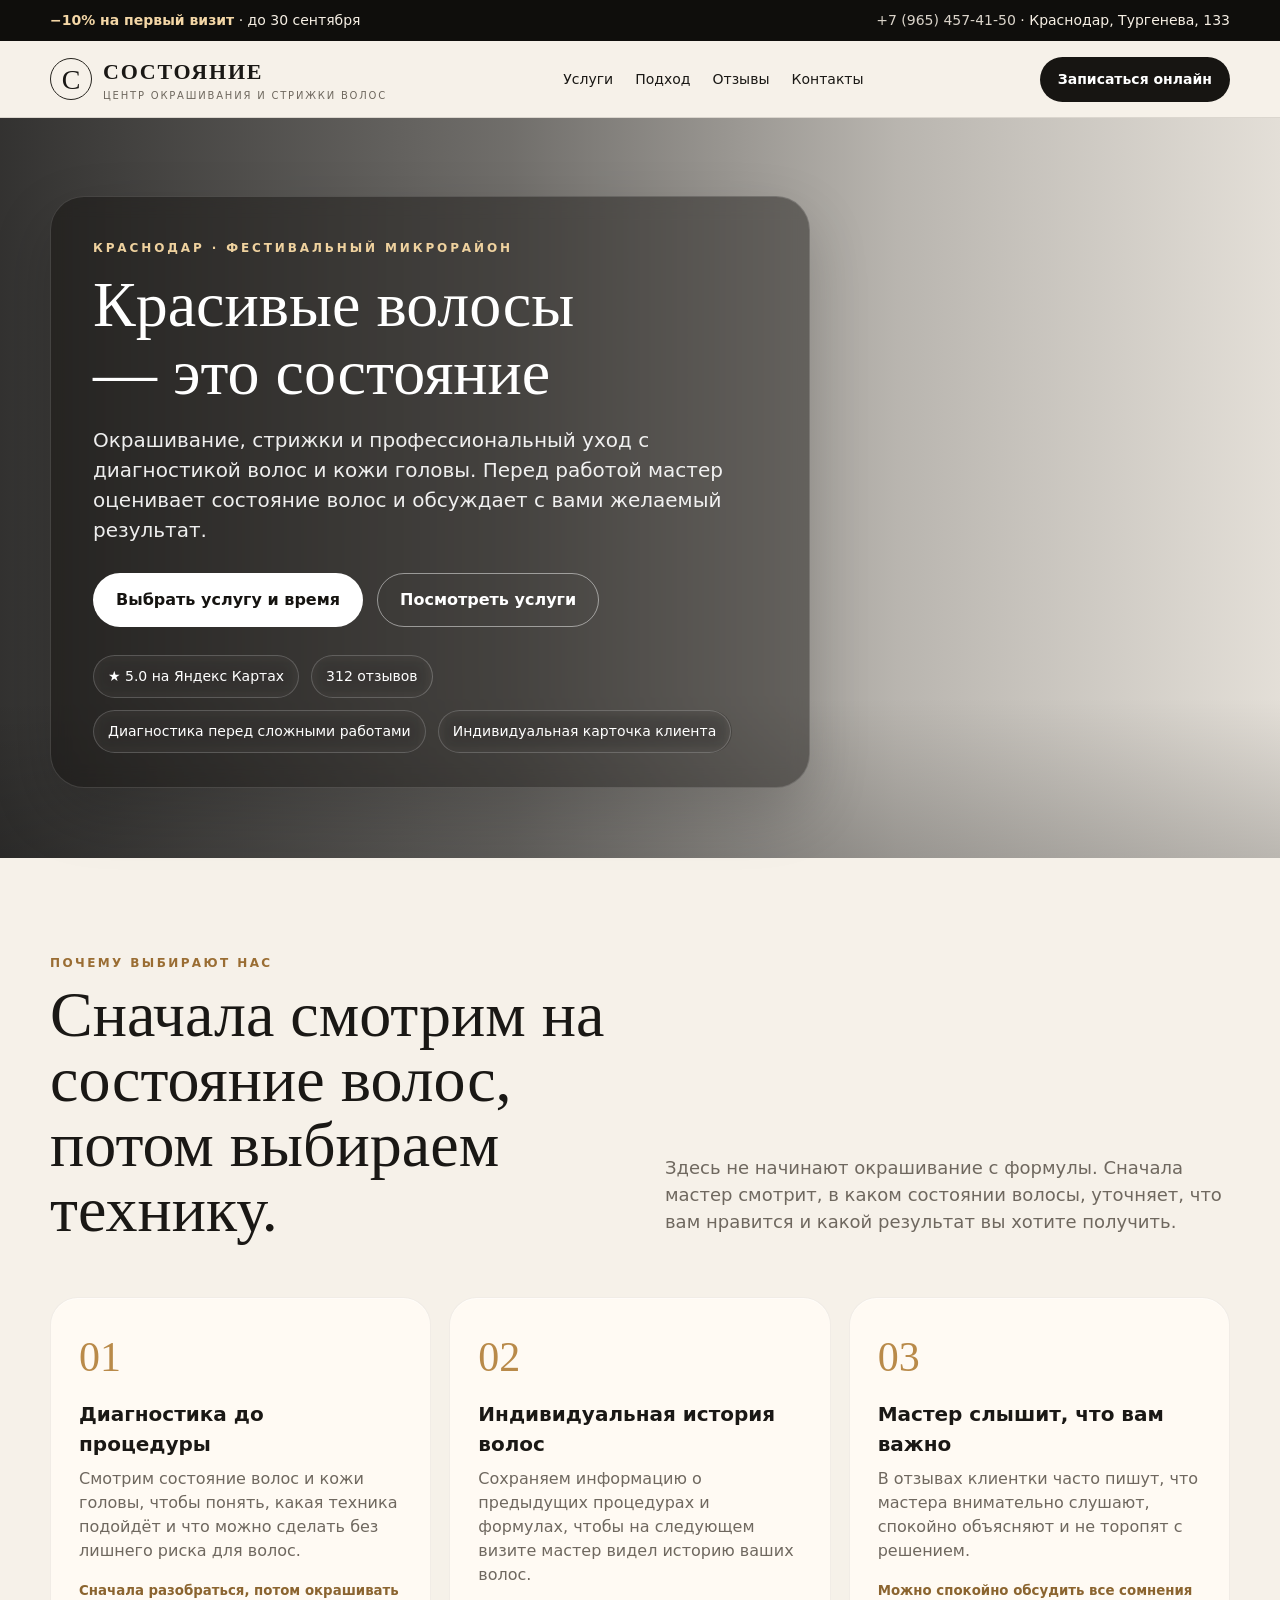
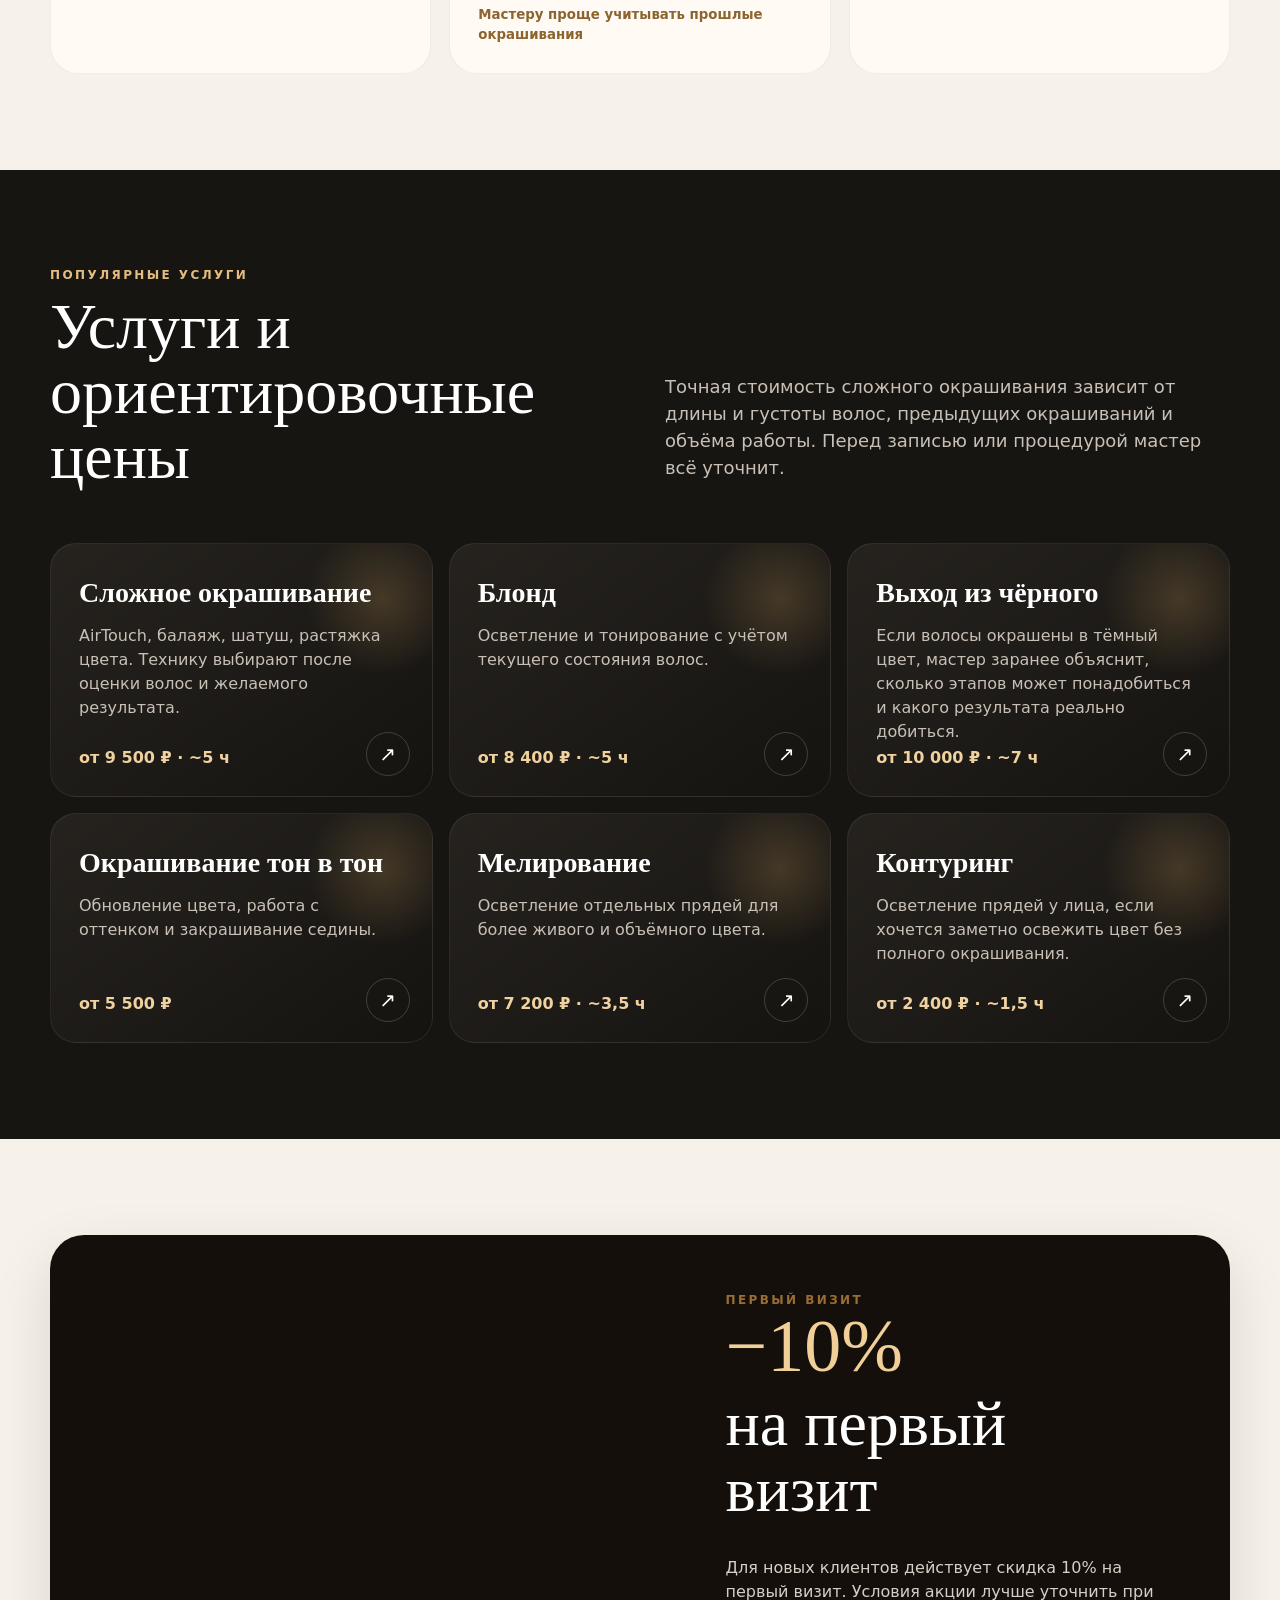
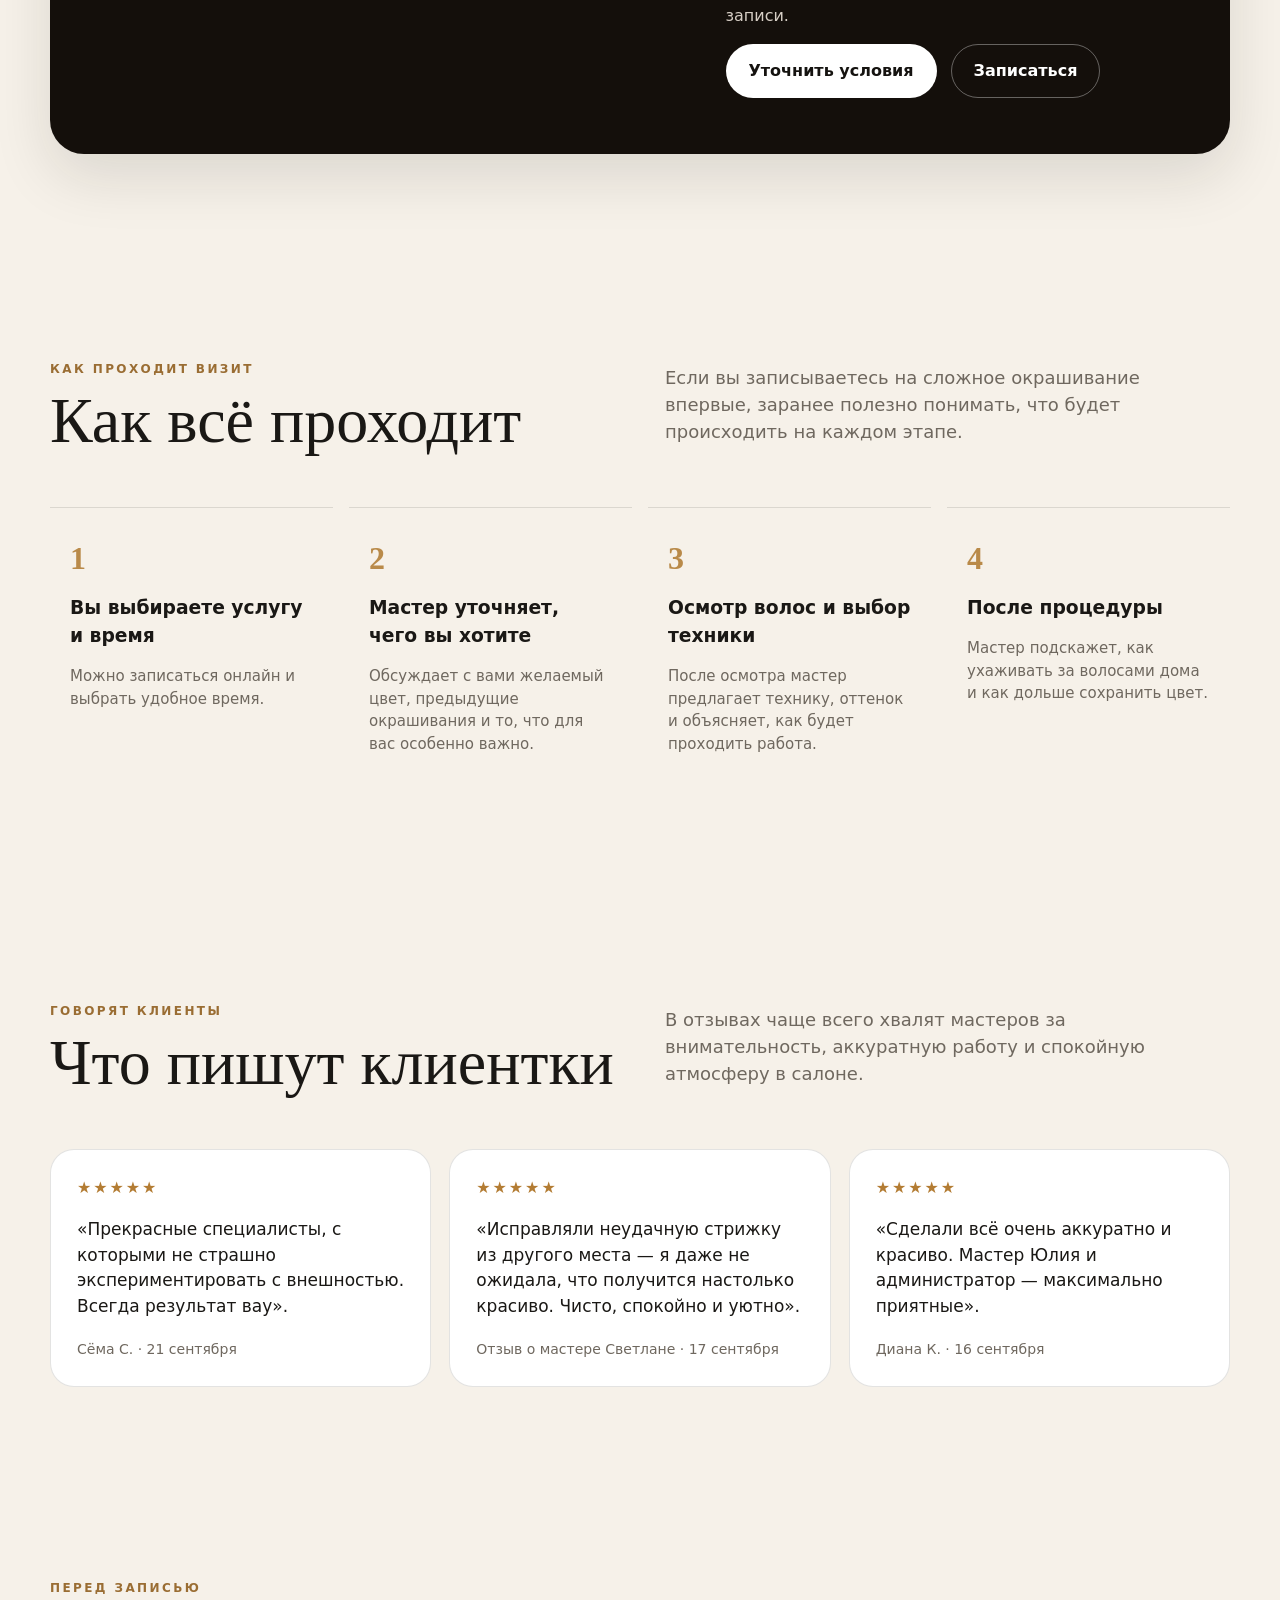
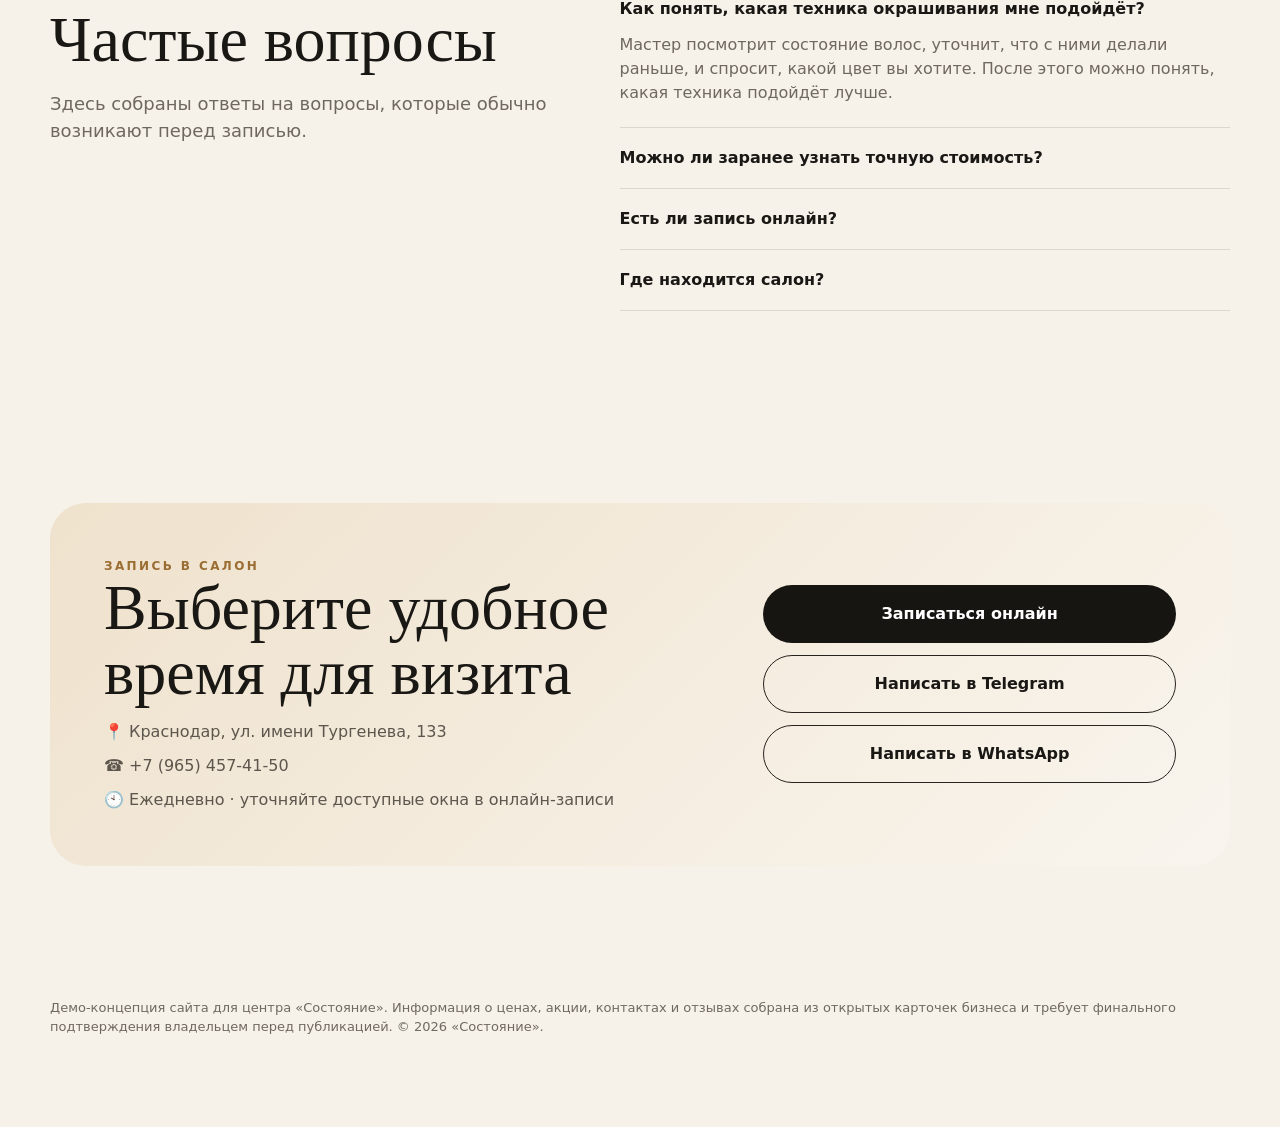
<file: index.html>
<!doctype html>
<html lang="ru">
<head>
<meta charset="utf-8" />
<meta name="viewport" content="width=device-width,initial-scale=1" />
<title>Состояние — окрашивание и стрижки в Краснодаре</title>
<meta name="description" content="Центр окрашивания и стрижки волос «Состояние» в Краснодаре. Диагностика волос и кожи головы, сложные окрашивания, блонд, стрижки и профессиональный уход. Онлайн-запись." />
<meta name="theme-color" content="#171512" />
<meta property="og:title" content="Состояние — центр окрашивания и стрижки волос" />
<meta property="og:description" content="Красивый цвет начинается с диагностики. Бережный подход, индивидуальная карточка клиента и профессиональный уход." />
<meta property="og:type" content="website" />
<meta property="og:image" content="https://avatars.mds.yandex.net/get-maps-adv-crm/11387709/2a0000018e7fcbfcdc13bbfa677371ad6280/landing_background" />
<style>
:root{--bg:#f6f1e9;--paper:#fffaf3;--ink:#1a1815;--muted:#6f685f;--gold:#b98a49;--gold2:#e3c28c;--dark:#171512;--line:rgba(26,24,21,.12);--radius:28px;--shadow:0 22px 60px rgba(28,22,14,.12)}
*{box-sizing:border-box}html{scroll-behavior:smooth}body{margin:0;font-family:Inter,system-ui,-apple-system,Segoe UI,Roboto,Arial,sans-serif;background:var(--bg);color:var(--ink);line-height:1.5}a{text-decoration:none;color:inherit}button,a{ -webkit-tap-highlight-color:transparent}.wrap{width:min(1180px,calc(100% - 36px));margin:auto}
.topbar{background:#0f0e0c;color:#f6efe4;font-size:14px}.topbar .wrap{display:flex;justify-content:space-between;gap:18px;align-items:center;padding:10px 0}.topbar b{color:#f3d6a6}.topbar a{opacity:.88}.topbar a:hover{opacity:1}
header{position:sticky;top:0;z-index:20;background:rgba(246,241,233,.92);backdrop-filter:blur(14px);border-bottom:1px solid var(--line)}nav{height:76px;display:flex;align-items:center;justify-content:space-between;gap:22px}.brand{display:flex;align-items:center;gap:11px}.mark{width:42px;height:42px;border:1px solid #26231e;border-radius:50%;display:grid;place-items:center;font-family:Georgia,serif;font-size:28px}.brand strong{font-family:Georgia,serif;font-size:22px;letter-spacing:.08em}.brand small{display:block;color:var(--muted);font-size:10px;letter-spacing:.18em;text-transform:uppercase}.navlinks{display:flex;gap:22px;font-size:14px}.navlinks a:hover{color:#8b642f}.btn{display:inline-flex;align-items:center;justify-content:center;gap:8px;border-radius:999px;padding:14px 22px;font-weight:700;border:1px solid transparent;transition:.2s}.btn-dark{background:var(--dark);color:#fff}.btn-dark:hover{transform:translateY(-1px);background:#2b2721}.btn-light{background:#fff;border-color:rgba(255,255,255,.38);color:#151310}.btn-outline{border-color:#27231e}.navcta{padding:11px 17px;font-size:14px}
.hero{position:relative;min-height:720px;display:flex;align-items:center;color:#fff;background:linear-gradient(90deg,rgba(8,8,8,.82) 0%,rgba(8,8,8,.56) 40%,rgba(8,8,8,.26) 70%,rgba(8,8,8,.08) 100%),url('https://avatars.mds.yandex.net/get-maps-adv-crm/11387709/2a0000018e7fcbfcdc13bbfa677371ad6280/landing_background') center right/cover no-repeat}.hero:after{content:"";position:absolute;inset:auto 0 0;height:160px;background:linear-gradient(transparent,rgba(0,0,0,.18));pointer-events:none}.hero .wrap{position:relative;z-index:2;padding:78px 0 70px}.hero-card{width:min(760px,100%);max-width:none;background:rgba(15,13,11,.44);backdrop-filter:blur(10px);border:1px solid rgba(255,255,255,.14);border-radius:34px;padding:42px 42px 34px;box-shadow:0 24px 60px rgba(0,0,0,.18);overflow:visible}.eyebrow{font-size:12px;letter-spacing:.24em;text-transform:uppercase;color:#efd29f;font-weight:800}.hero h1{font-family:Georgia,serif;font-size:clamp(40px,5vw,68px);line-height:1.06;max-width:100%;margin:14px 0 18px;font-weight:500;white-space:normal;word-break:normal;overflow-wrap:normal;hyphens:none;text-wrap:balance}.hero p{font-size:20px;max-width:660px;color:rgba(255,255,255,.92);margin:0 0 28px;white-space:normal;word-break:normal;overflow-wrap:normal;hyphens:none}.actions{display:flex;flex-wrap:wrap;gap:14px}.trustline{display:flex;flex-wrap:wrap;gap:12px;margin-top:28px}.pill{padding:10px 14px;border:1px solid rgba(255,255,255,.18);border-radius:999px;background:rgba(255,255,255,.08);backdrop-filter:blur(8px);font-size:14px}
.section{padding:96px 0}.section-head{display:grid;grid-template-columns:1fr 1fr;gap:50px;align-items:end;margin-bottom:44px}.kicker{color:#9a6d33;font-size:12px;letter-spacing:.2em;text-transform:uppercase;font-weight:800}.section h2{font-family:Georgia,serif;font-weight:500;font-size:clamp(38px,5vw,64px);line-height:1.02;margin:10px 0}.lead{font-size:18px;color:var(--muted);max-width:620px}.cards{display:grid;grid-template-columns:repeat(3,1fr);gap:18px}.card{background:var(--paper);padding:28px;border-radius:var(--radius);border:1px solid rgba(26,24,21,.06);box-shadow:0 1px 0 rgba(255,255,255,.5) inset}.card .num{font-family:Georgia,serif;font-size:42px;color:var(--gold)}.card h3{font-size:20px;margin:10px 0 8px}.card p{color:var(--muted);margin:0}.card small{display:block;margin-top:18px;color:#8b642f;font-weight:700}
.dark{background:var(--dark);color:#fff}.dark .lead{color:#c8c0b7}.dark .kicker{color:#e4bd7e}.service-grid{display:grid;grid-template-columns:repeat(3,1fr);gap:16px}.service{position:relative;overflow:hidden;border-radius:26px;padding:28px;min-height:230px;background:linear-gradient(145deg,#26231f,#151310);border:1px solid rgba(255,255,255,.08)}.service:before{content:"";position:absolute;width:160px;height:160px;border-radius:50%;background:radial-gradient(circle,rgba(213,166,95,.22),transparent 67%);right:-30px;top:-25px}.service h3{font-family:Georgia,serif;font-size:28px;margin:0 0 10px;position:relative}.service p{color:#c8c0b7;margin:0 0 24px;position:relative}.price{position:absolute;left:28px;bottom:26px;color:#f0d2a1;font-weight:800}.service a{position:absolute;right:22px;bottom:20px;width:44px;height:44px;border-radius:50%;border:1px solid rgba(255,255,255,.18);display:grid;place-items:center;font-size:20px}
.promo{display:grid;grid-template-columns:1.05fr .95fr;border-radius:34px;overflow:hidden;box-shadow:var(--shadow);background:#140f0b}.promo-photo{min-height:480px;background-image:url('https://avatars.mds.yandex.net/get-sprav-posts/18765929/2a000001a0906ebebb6d0a487656558521f9/XL');background-repeat:no-repeat;background-size:185% auto;background-position:100% center}.promo-copy{padding:56px;color:#fff;display:flex;flex-direction:column;justify-content:center}.promo-copy h2{margin:8px 0 18px}.promo-copy p{color:#d7cfc6}.promo-copy .big{font-family:Georgia,serif;font-size:74px;color:#f1cf99;line-height:1}
.steps{display:grid;grid-template-columns:repeat(4,1fr);gap:16px}.step{padding:26px 20px;border-top:1px solid var(--line)}.step b{font-family:Georgia,serif;font-size:32px;color:var(--gold)}.step h3{margin:12px 0 7px}.step p{color:var(--muted);font-size:15px}
.review-grid{display:grid;grid-template-columns:repeat(3,1fr);gap:18px}.review{background:#fff;padding:26px;border-radius:24px;border:1px solid var(--line)}.stars{letter-spacing:.12em;color:#b37c33}.review p{font-size:17px}.review footer{color:var(--muted);font-size:14px;margin-top:20px}
.faq{display:grid;grid-template-columns:.9fr 1.1fr;gap:70px}.faq details{border-bottom:1px solid var(--line);padding:18px 0}.faq summary{cursor:pointer;font-weight:800;list-style:none}.faq summary::-webkit-details-marker{display:none}.faq details p{color:var(--muted);margin:12px 0 4px}
.contact{background:linear-gradient(135deg,#efe2cd,#f9f5ee);border-radius:36px;padding:54px;display:grid;grid-template-columns:1.2fr .8fr;gap:40px;align-items:center}.contact h2{margin:0 0 14px}.contact .meta{display:grid;gap:10px;color:#5d564d}.contact-actions{display:grid;gap:12px}.contact-actions .btn{width:100%;padding:16px 22px}
footer.site-footer{padding:36px 0 90px;color:#70695f;font-size:13px}.floatbook{display:none;position:fixed;z-index:30;bottom:14px;left:14px;right:14px;background:#171512;color:#fff;padding:15px 20px;border-radius:999px;text-align:center;font-weight:800;box-shadow:0 10px 32px rgba(0,0,0,.25)}
@media(max-width:900px){.navlinks{display:none}.cards,.service-grid,.review-grid{grid-template-columns:1fr 1fr}.section-head,.faq,.contact,.promo{grid-template-columns:1fr}.promo-photo{min-height:360px}.steps{grid-template-columns:1fr 1fr}.hero{min-height:650px}.hero .wrap{padding-top:60px}.hero-card{width:min(680px,100%);padding:34px 30px 28px}.floatbook{display:block}footer.site-footer{padding-bottom:100px}}
@media(max-width:620px){.topbar .wrap span:last-child{display:none}.wrap{width:min(100% - 24px,1180px)}nav{height:68px}.brand small{display:none}.navcta{display:none}.hero{min-height:620px;background-position:66% center}.hero-card{width:100%;padding:26px 22px 22px;border-radius:24px}.hero h1{font-size:42px;line-height:1.08}.hero p{font-size:17px;line-height:1.55}.actions .btn{width:100%;padding:14px 16px}.section{padding:70px 0}.section-head{gap:12px}.cards,.service-grid,.review-grid,.steps{grid-template-columns:1fr}.promo-copy{padding:34px 26px}.promo-copy .big{font-size:58px}.contact{padding:34px 24px}.service{min-height:205px}}
</style>
<script type="application/ld+json">
{
  "@context":"https://schema.org",
  "@type":"HairSalon",
  "name":"Состояние",
  "description":"Центр окрашивания и стрижки волос. Профессиональный уход за кожей головы и волосами.",
  "telephone":"+7 965 457-41-50",
  "address":{"@type":"PostalAddress","streetAddress":"ул. имени Тургенева, 133","addressLocality":"Краснодар","addressCountry":"RU"},
  "aggregateRating":{"@type":"AggregateRating","ratingValue":"5.0","reviewCount":"312"},
  "priceRange":"₽₽₽"
}
</script>
</head>
<body>
<div class="topbar"><div class="wrap"><span><b>−10% на первый визит</b> · до 30 сентября</span><span><a href="tel:+79654574150">+7 (965) 457-41-50</a> · Краснодар, Тургенева, 133</span></div></div>
<header><div class="wrap"><nav><a class="brand" href="#top"><span class="mark">С</span><span><strong>СОСТОЯНИЕ</strong><small>центр окрашивания и стрижки волос</small></span></a><div class="navlinks"><a href="#services">Услуги</a><a href="#approach">Подход</a><a href="#reviews">Отзывы</a><a href="#contacts">Контакты</a></div><a class="btn btn-dark navcta" href="https://yandex.ru/web-maps/webview?booking%5Bpermalink%5D=66404246232&booking%5Bstandalone%5D=true&mode=booking&source=partner-cta" target="_blank" rel="noopener">Записаться онлайн</a></nav></div></header>
<main id="top">
<section class="hero"><div class="wrap"><div class="hero-card"><div class="eyebrow">Краснодар · Фестивальный микрорайон</div><h1>Красивые волосы — это состояние</h1><p>Окрашивание, стрижки и профессиональный уход с диагностикой волос и кожи головы. Перед работой мастер оценивает состояние волос и обсуждает с вами желаемый результат.</p><div class="actions"><a class="btn btn-light" href="https://yandex.ru/web-maps/webview?booking%5Bpermalink%5D=66404246232&booking%5Bstandalone%5D=true&mode=booking&source=partner-cta" target="_blank" rel="noopener">Выбрать услугу и время</a><a class="btn btn-outline" style="color:white;border-color:rgba(255,255,255,.48)" href="#services">Посмотреть услуги</a></div><div class="trustline"><span class="pill">★ 5.0 на Яндекс Картах</span><span class="pill">312 отзывов</span><span class="pill">Диагностика перед сложными работами</span><span class="pill">Индивидуальная карточка клиента</span></div></div></div></section>
<section class="section"><div class="wrap"><div class="section-head"><div><div class="kicker">Почему выбирают нас</div><h2>Сначала смотрим на состояние волос, потом выбираем технику.</h2></div><p class="lead">Здесь не начинают окрашивание с формулы. Сначала мастер смотрит, в каком состоянии волосы, уточняет, что вам нравится и какой результат вы хотите получить.</p></div><div class="cards"><article class="card"><div class="num">01</div><h3>Диагностика до процедуры</h3><p>Смотрим состояние волос и кожи головы, чтобы понять, какая техника подойдёт и что можно сделать без лишнего риска для волос.</p><small>Сначала разобраться, потом окрашивать</small></article><article class="card"><div class="num">02</div><h3>Индивидуальная история волос</h3><p>Сохраняем информацию о предыдущих процедурах и формулах, чтобы на следующем визите мастер видел историю ваших волос.</p><small>Мастеру проще учитывать прошлые окрашивания</small></article><article class="card"><div class="num">03</div><h3>Мастер слышит, что вам важно</h3><p>В отзывах клиентки часто пишут, что мастера внимательно слушают, спокойно объясняют и не торопят с решением.</p><small>Можно спокойно обсудить все сомнения</small></article></div></div></section>
<section class="section dark" id="services"><div class="wrap"><div class="section-head"><div><div class="kicker">Популярные услуги</div><h2>Услуги и ориентировочные цены</h2></div><p class="lead">Точная стоимость сложного окрашивания зависит от длины и густоты волос, предыдущих окрашиваний и объёма работы. Перед записью или процедурой мастер всё уточнит.</p></div><div class="service-grid"><article class="service"><h3>Сложное окрашивание</h3><p>AirTouch, балаяж, шатуш, растяжка цвета. Технику выбирают после оценки волос и желаемого результата.</p><div class="price">от 9 500 ₽ · ~5 ч</div><a href="https://yandex.ru/web-maps/webview?booking%5Bpermalink%5D=66404246232&booking%5Bstandalone%5D=true&mode=booking&source=partner-cta" target="_blank">↗</a></article><article class="service"><h3>Блонд</h3><p>Осветление и тонирование с учётом текущего состояния волос.</p><div class="price">от 8 400 ₽ · ~5 ч</div><a href="https://yandex.ru/web-maps/webview?booking%5Bpermalink%5D=66404246232&booking%5Bstandalone%5D=true&mode=booking&source=partner-cta" target="_blank">↗</a></article><article class="service"><h3>Выход из чёрного</h3><p>Если волосы окрашены в тёмный цвет, мастер заранее объяснит, сколько этапов может понадобиться и какого результата реально добиться.</p><div class="price">от 10 000 ₽ · ~7 ч</div><a href="https://yandex.ru/web-maps/webview?booking%5Bpermalink%5D=66404246232&booking%5Bstandalone%5D=true&mode=booking&source=partner-cta" target="_blank">↗</a></article><article class="service"><h3>Окрашивание тон в тон</h3><p>Обновление цвета, работа с оттенком и закрашивание седины.</p><div class="price">от 5 500 ₽</div><a href="https://yandex.ru/web-maps/webview?booking%5Bpermalink%5D=66404246232&booking%5Bstandalone%5D=true&mode=booking&source=partner-cta" target="_blank">↗</a></article><article class="service"><h3>Мелирование</h3><p>Осветление отдельных прядей для более живого и объёмного цвета.</p><div class="price">от 7 200 ₽ · ~3,5 ч</div><a href="https://yandex.ru/web-maps/webview?booking%5Bpermalink%5D=66404246232&booking%5Bstandalone%5D=true&mode=booking&source=partner-cta" target="_blank">↗</a></article><article class="service"><h3>Контуринг</h3><p>Осветление прядей у лица, если хочется заметно освежить цвет без полного окрашивания.</p><div class="price">от 2 400 ₽ · ~1,5 ч</div><a href="https://yandex.ru/web-maps/webview?booking%5Bpermalink%5D=66404246232&booking%5Bstandalone%5D=true&mode=booking&source=partner-cta" target="_blank">↗</a></article></div></div></section>
<section class="section"><div class="wrap"><div class="promo"><div class="promo-photo" role="img" aria-label="Акция на первый визит"></div><div class="promo-copy"><div class="kicker">Первый визит</div><div class="big">−10%</div><h2>на первый визит</h2><p>Для новых клиентов действует скидка 10% на первый визит. Условия акции лучше уточнить при записи.</p><div class="actions"><a class="btn btn-light" href="https://wa.me/message/EN5JDCQQOLLJF1" target="_blank" rel="noopener">Уточнить условия</a><a class="btn btn-outline" style="color:#fff;border-color:rgba(255,255,255,.35)" href="https://yandex.ru/web-maps/webview?booking%5Bpermalink%5D=66404246232&booking%5Bstandalone%5D=true&mode=booking&source=partner-cta" target="_blank" rel="noopener">Записаться</a></div></div></div></div></section>
<section class="section" id="approach"><div class="wrap"><div class="section-head"><div><div class="kicker">Как проходит визит</div><h2>Как всё проходит</h2></div><p class="lead">Если вы записываетесь на сложное окрашивание впервые, заранее полезно понимать, что будет происходить на каждом этапе.</p></div><div class="steps"><div class="step"><b>1</b><h3>Вы выбираете услугу и время</h3><p>Можно записаться онлайн и выбрать удобное время.</p></div><div class="step"><b>2</b><h3>Мастер уточняет, чего вы хотите</h3><p>Обсуждает с вами желаемый цвет, предыдущие окрашивания и то, что для вас особенно важно.</p></div><div class="step"><b>3</b><h3>Осмотр волос и выбор техники</h3><p>После осмотра мастер предлагает технику, оттенок и объясняет, как будет проходить работа.</p></div><div class="step"><b>4</b><h3>После процедуры</h3><p>Мастер подскажет, как ухаживать за волосами дома и как дольше сохранить цвет.</p></div></div></div></section>
<section class="section" id="reviews"><div class="wrap"><div class="section-head"><div><div class="kicker">Говорят клиенты</div><h2>Что пишут клиентки</h2></div><p class="lead">В отзывах чаще всего хвалят мастеров за внимательность, аккуратную работу и спокойную атмосферу в салоне.</p></div><div class="review-grid"><article class="review"><div class="stars">★★★★★</div><p>«Прекрасные специалисты, с которыми не страшно экспериментировать с внешностью. Всегда результат вау».</p><footer>Сёма С. · 21 сентября</footer></article><article class="review"><div class="stars">★★★★★</div><p>«Исправляли неудачную стрижку из другого места — я даже не ожидала, что получится настолько красиво. Чисто, спокойно и уютно».</p><footer>Отзыв о мастере Светлане · 17 сентября</footer></article><article class="review"><div class="stars">★★★★★</div><p>«Сделали всё очень аккуратно и красиво. Мастер Юлия и администратор — максимально приятные».</p><footer>Диана К. · 16 сентября</footer></article></div></div></section>
<section class="section"><div class="wrap"><div class="faq"><div><div class="kicker">Перед записью</div><h2>Частые вопросы</h2><p class="lead">Здесь собраны ответы на вопросы, которые обычно возникают перед записью.</p></div><div><details open><summary>Как понять, какая техника окрашивания мне подойдёт?</summary><p>Мастер посмотрит состояние волос, уточнит, что с ними делали раньше, и спросит, какой цвет вы хотите. После этого можно понять, какая техника подойдёт лучше.</p></details><details><summary>Можно ли заранее узнать точную стоимость?</summary><p>Ориентировочные цены указаны на сайте. Для сложного окрашивания точную стоимость можно назвать после оценки длины, густоты и состояния волос.</p></details><details><summary>Есть ли запись онлайн?</summary><p>Да. В онлайн-записи можно выбрать услугу, мастера и удобное время.</p></details><details><summary>Где находится салон?</summary><p>Краснодар, улица имени Тургенева, 133. Удобнее всего построить маршрут через Яндекс Карты.</p></details></div></div></div></section>
<section class="section" id="contacts"><div class="wrap"><div class="contact"><div><div class="kicker">Запись в салон</div><h2>Выберите удобное время для визита</h2><div class="meta"><span>📍 Краснодар, ул. имени Тургенева, 133</span><span>☎ <a href="tel:+79654574150">+7 (965) 457-41-50</a></span><span>🕙 Ежедневно · уточняйте доступные окна в онлайн-записи</span></div></div><div class="contact-actions"><a class="btn btn-dark" href="https://yandex.ru/web-maps/webview?booking%5Bpermalink%5D=66404246232&booking%5Bstandalone%5D=true&mode=booking&source=partner-cta" target="_blank" rel="noopener">Записаться онлайн</a><a class="btn btn-outline" href="https://telegram.me/Sostoyanie_beautystudio" target="_blank" rel="noopener">Написать в Telegram</a><a class="btn btn-outline" href="https://wa.me/message/EN5JDCQQOLLJF1" target="_blank" rel="noopener">Написать в WhatsApp</a></div></div></div></section>
</main>
<footer class="site-footer"><div class="wrap">Демо-концепция сайта для центра «Состояние». Информация о ценах, акции, контактах и отзывах собрана из открытых карточек бизнеса и требует финального подтверждения владельцем перед публикацией. © 2026 «Состояние».</div></footer>
<a class="floatbook" href="https://yandex.ru/web-maps/webview?booking%5Bpermalink%5D=66404246232&booking%5Bstandalone%5D=true&mode=booking&source=partner-cta" target="_blank" rel="noopener">Записаться онлайн</a>
</body></html>
<!-- republish 2026-09-22 -->
</file>
